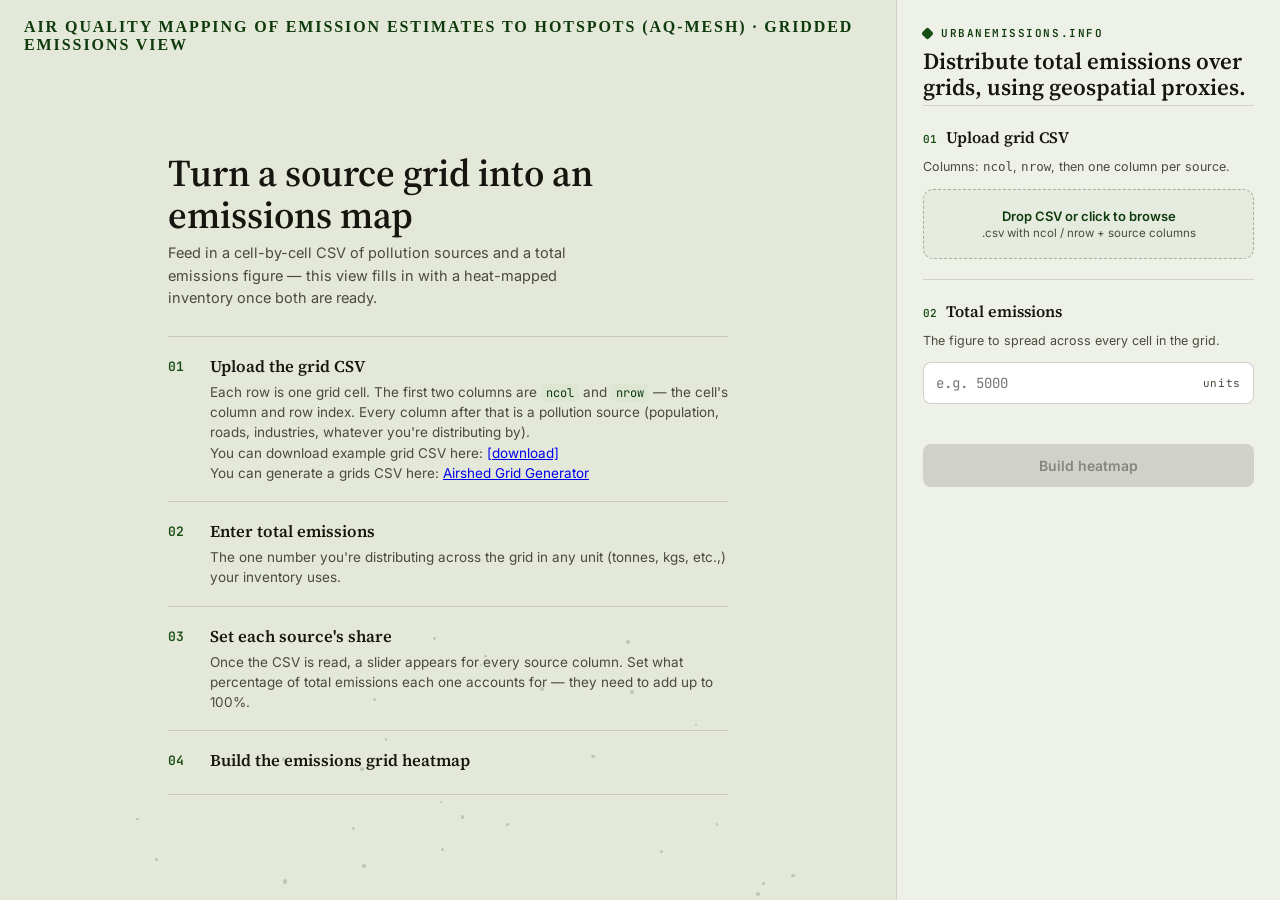
<file: index.html>
<!DOCTYPE html>
<html lang="en">
<head>
  <meta charset="UTF-8">
  <meta name="viewport" content="width=device-width, initial-scale=1.0, maximum-scale=1">
  <title>AQ-MESH: Air Quality Mapping of Emission Estimates to Hotspots</title>
  <link rel="icon" href="https://urbanemissions.info/wp-content/uploads/2016/04/cropped-Big_Grid_512-164D12-32x32.png" type="image/jpeg">
  <link rel="preconnect" href="https://fonts.googleapis.com">
  <link rel="stylesheet" href="style.css"/>
  <link href="https://fonts.googleapis.com/css2?family=Source+Serif+4:opsz,wght@8..60,500;8..60,600;8..60,700&family=Inter:wght@400;500;600;700&family=JetBrains+Mono:wght@400;500;600&display=swap" rel="stylesheet">
</head>
<body>

<div class="app">
  <!-- VISUAL PANEL -->
  <section class="visual">
    <div class="dust" id="dust"></div>
    <div class="visual-top">
      <div class="visual-eyebrow">Air Quality Mapping of Emission Estimates to Hotspots (AQ-MESH) · Gridded Emissions View</div>
    </div>
    <div class="visual-stage" id="stage">
      <div class="instructions" id="instructionsBlock">
        <h1>Turn a source grid into an emissions map</h1>
        <p class="sub">Feed in a cell-by-cell CSV of pollution sources and a total emissions figure — this view fills in with a heat-mapped inventory once both are ready.</p>

        <div class="num-row">
          <div class="num">01</div>
          <div>
            <p class="step-title">Upload the grid CSV</p>
            <p class="step-body">Each row is one grid cell. The first two columns are <code>ncol</code> and <code>nrow</code> — the cell's column and row index. Every column after that is a pollution source (population, roads, industries, whatever you're distributing by).
            <br>You can download example grid CSV here: <a href="./distributions_inputfile.csv">[download]</a>
            <br>You can generate a grids CSV here: <a href="./GridGenerator/index.html" target="_blank">Airshed Grid Generator</a>
          </p>
          </div>
        </div>
        <div class="num-row">
          <div class="num">02</div>
          <div>
            <p class="step-title">Enter total emissions</p>
            <p class="step-body">The one number you're distributing across the grid in any unit (tonnes, kgs, etc.,) your inventory uses.</p>
          </div>
        </div>
        <div class="num-row">
          <div class="num">03</div>
          <div>
            <p class="step-title">Set each source's share</p>
            <p class="step-body">Once the CSV is read, a slider appears for every source column. Set what percentage of total emissions each one accounts for — they need to add up to 100%.</p>
          </div>
        </div>
        <div class="num-row">
          <div class="num">04</div>
          <div>
            <p class="step-title">Build the emissions grid heatmap</p>
          </div>
        </div>
      </div>
    </div>
  </section>

  <!-- CONTROL PANEL -->
  <section class="panel">
    <div class="panel-scroll">
      <div class="brand-row"><div class="brand-mark"></div><div class="brand-name">urbanemissions.info</div></div>
      <h2>Distribute total emissions over grids, using geospatial proxies.</h2>
      <!-- <p class="tagline"> Distribute total emissions over grids, using geospatial proxies. </p> -->

      <div class="section">
        <div class="section-head"><span class="section-num">01</span><span class="section-title">Upload grid CSV</span></div>
        <p class="section-desc">Columns: <code>ncol</code>, <code>nrow</code>, then one column per source.</p>
        <div class="dropzone" id="dropzone">
          <input type="file" id="fileInput" accept=".csv">
          <div class="dz-title">Drop CSV or click to browse</div>
          <div class="dz-sub">.csv with ncol / nrow + source columns</div>
        </div>
        <div id="fileChipHolder"></div>
        <div id="csvError"></div>
      </div>

      <div class="section">
        <div class="section-head"><span class="section-num">02</span><span class="section-title">Total emissions</span></div>
        <p class="section-desc">The figure to spread across every cell in the grid.</p>
        <div class="field">
          <div class="num-input-row">
            <input type="number" id="totalEmissions" placeholder="e.g. 5000" min="0" step="any">
            <span class="unit">units</span>
          </div>
        </div>
      </div>

      <div class="section" id="sourceSection" style="display:none;">
        <div class="section-head"><span class="section-num">03</span><span class="section-title">Distribution Weights</span></div>
        <p class="section-desc">Weightage allocated to each of the geospatial proxies. Needs to sum to 100%.</p>
        <div class="sliders" id="sliders"></div>
        <div class="sum-row" id="sumRow">
          <span id="sumLabel">Sum: 0%</span>
          <button id="balanceBtn" type="button">Distribute evenly</button>
        </div>
      </div>

      <button class="generate-btn" id="generateBtn" disabled>Build heatmap</button>

      <div class="stats" id="stats" style="display:none;"></div>

      <div class="section" id="downloadSection" style="display:none;">
        <div class="section-head"><span class="section-num">04</span><span class="section-title">Export Results</span></div>
        <p class="section-desc">Download the updated CSV file containing the calculated emissions per cell.</p>
        <button class="generate-btn" id="downloadBtn" style="margin-top:0; background:var(--brand-dim);">Download updated CSV</button>
      </div>
      
    </div>
  </section>
</div>

<div class="tooltip" id="tooltip"></div>

<script src="script.js"></script>
</body>
</html>
</file>
<file: style.css>
:root {
  --paper:#EEF1E7;
  --paper-2:#E4E8D9;
  --ink:#181510;
  --ink-soft:#4A4A3E;
  --brand:#164D12;
  --brand-dim:#0E3A0C;
  --brand-tint:#DCE6D3;
  --line: rgba(23,21,18,0.14);
  --canvas-dark:#141311;
  --canvas-dark-2:#1D1A16;
  --warn:#B5401F;
  --ok:#2D6A2A;
  --radius: 10px;
  --stop0: #132b12;
  --stop1: #2e6f28;
  --stop2: #6db33f;
  --stop3: #e5c138;
  --stop4: #e67e22;
  --stop5: #d93829;
}

*{box-sizing:border-box;}
html, body {
  height: 100%;
  overflow: hidden; /* Locks the entire browser window from scrolling */
  margin: 0;
}
body{
  margin:0;
  background:var(--paper);
  color:var(--ink);
  font-family:'Inter',sans-serif;
  -webkit-font-smoothing:antialiased;
}
.app {
  display: flex;
  height: 100vh;
  width: 100%;
  overflow: hidden; /* Contains children strictly within viewport bounds */
}
/* ---------- VISUAL PANEL ---------- */
.visual {
  position: relative;
  flex: 0 0 70%;
  max-width: 70%;
  height: 100vh;
  background: var(--paper-2);
  color: var(--ink);
  display: flex;
  flex-direction: column;
  overflow: hidden; /* Completely prevents any scrolling on the left panel */
}

.visual-top {
  display: flex;
  align-items: center;
  justify-content: space-between;
  padding: 18px 24px 0 24px;
  flex: 0 0 auto;
}

.visual-eyebrow {
  font-family: 'Times New Roman', monospace;
  font-size: 1rem;
  letter-spacing: .12em;
  text-transform: uppercase;
  color: var(--brand-dim);
  font-weight: 600;
}
.visual-stage {
  flex: 1;
  display: flex;
  align-items: center;
  justify-content: center;
  padding: 12px 24px 18px 24px;
  position: relative;
  min-height: 0; /* Prevents flex child from overflowing parent height */
  overflow: hidden;
}
/* ---- instructions state ---- */
.instructions{
  max-width:560px;
  width:100%;
}
.instructions .num-row {
  display: flex;
  gap: 16px;
  align-items: flex-start;
  padding: 18px 0;
  border-top: 1px solid var(--line);
}
.instructions .num-row:last-child {
  border-bottom: 1px solid var(--line);
}
.instructions .num {
  font-family: 'JetBrains Mono', monospace;
  font-size: 13px;
  color: var(--brand);
  padding-top: 3px;
  flex: 0 0 26px;
  font-weight: 600;
}
.instructions h1 {
  font-family: 'Source Serif 4', serif;
  font-weight: 600;
  font-size: clamp(26px, 3.4vw, 38px);
  line-height: 1.1;
  margin: 0 0 6px 0;
  color: var(--ink);
}
.instructions .sub {
  font-size: 14.5px;
  color: var(--ink-soft);
  margin: 0 0 26px 0;
  line-height: 1.55;
  max-width: 46ch;
}
.instructions .step-title {
  font-family: 'Source Serif 4', serif;
  font-size: 16.5px;
  color: var(--ink);
  margin: 0 0 4px 0;
  font-weight: 600;
}
.instructions .step-body {
  font-size: 13.5px;
  color: var(--ink-soft);
  line-height: 1.5;
  margin: 0;
}
.instructions .step-body code {
  font-family: 'JetBrains Mono', monospace;
  background: var(--brand-tint);
  padding: 1px 5px;
  border-radius: 4px;
  color: var(--brand-dim);
  font-size: 12px;
}
.placeholder-note{
  margin-top:24px;
  font-size:12px;
  color:#7C7767;
  font-family:'JetBrains Mono',monospace;
  display:flex;
  align-items:center;
  gap:8px;
}
.placeholder-note .dot{
  width:6px;height:6px;border-radius:50%;background:#E8A33D;flex:0 0 auto;
}
/* ---- dust field decoration (signature ambient motion) ---- */
.dust{position:absolute;inset:0;pointer-events:none;overflow:hidden;}
.dust span{
  position:absolute;
  width:3px;height:3px;
  border-radius:50%;
  background: rgba(22, 77, 18, 0.2);
  animation:drift linear infinite;
}
@keyframes drift{
  0%{ transform:translateY(0) translateX(0); opacity:0; }
  10%{ opacity:.7; }
  90%{ opacity:.5; }
  100%{ transform:translateY(-140px) translateX(12px); opacity:0; }
}
/* ---- heatmap state ---- */
.heatmap-wrap {
  width: 100%;
  height: 100%;
  max-width: 100%;
  display: flex;
  flex-direction: column;
  align-items: center;
  justify-content: center;
  gap: 8px; /* Tighter spacing to maximize grid area */
}
.grid-frame {
  position: relative;
  padding: 14px;
  background: #FFFFFF;
  border: 1px solid var(--line);
  border-radius: 12px;
  box-shadow: 0 4px 20px rgba(23, 21, 18, 0.05);
}
#gridCanvasWrap {
  display: grid;
  line-height: 0;
  border-radius: 4px;
  overflow: hidden;
  gap: 1px;
  background: rgba(23, 21, 18, 0.16); /* Darker gap color for visible cell borders */
}
.cell{
  width:100%;
  height:100%;
  transform:scale(.4);
  opacity:0;
  animation:settle .5s cubic-bezier(.2,.8,.3,1) forwards;
}
@keyframes settle{
  to{ transform:scale(1); opacity:1; }
}
.legend{
  width:100%;
  max-width: 680px; /* Expanded legend to match larger grid presentation */
  flex: 0 0 auto; /* Keep legend at fixed compact height */
}
.legend-bar {
  height: 8px;
  border-radius: 4px;
  background: linear-gradient(90deg, var(--stop0), var(--stop1), var(--stop2), var(--stop3), var(--stop4), var(--stop5));
}
.legend-labels{
  display:flex;
  justify-content:space-between;
  font-family:'JetBrains Mono',monospace;
  margin-top: 4px;
  font-size: 1rem;
  color: var(--ink-soft);
}
.legend-cap{
  text-align:center;
  font-family:'JetBrains Mono',monospace;
  color: var(--ink-soft);
  margin-top: 4px;
  font-size: 1rem;
}
.tooltip{
  position:fixed;
  top:0;
  left:0;      /* add this */
  pointer-events:none;
  background:#0F0E0C;
  border:1px solid rgba(242,239,230,0.16);
  border-radius:8px;
  padding:10px 12px;
  font-family:'JetBrains Mono',monospace;
  font-size:11.5px;
  color:#F2EFE6;
  line-height:1.55;
  z-index:50;
  opacity:0;
  transform:translate(-9999px,-9999px);
  transition:opacity .1s ease;
  min-width:190px;
  box-shadow:0 10px 30px rgba(0,0,0,0.4);
}
.tooltip.show{opacity:1;}
.tooltip .tt-head{
  display:flex;
  justify-content:space-between;
  gap:10px;
  color:#E8A33D;
  margin-bottom:6px;
  font-weight:600;
}
.tooltip .tt-row{
  display:flex;
  justify-content:space-between;
  gap:14px;
  color:#B7B2A2;
}
.tooltip .tt-row b{color:#F2EFE6;font-weight:500;}
.tooltip .tt-bar-track{
  height:3px;width:44px;background:rgba(255,255,255,0.12);border-radius:2px;overflow:hidden;
}
.tooltip .tt-bar-fill{height:100%;background:#E8A33D;}
.tooltip .tt-divider{height:1px;background:rgba(242,239,230,0.12);margin:6px 0 8px 0;}
.tooltip .tt-src-row{display:flex;align-items:baseline;justify-content:space-between;gap:14px;margin-top:7px;}
.tooltip .tt-src-name{color:#F2EFE6;}
.tooltip .tt-src-raw{color:#F2EFE6;font-weight:600;}
.tooltip .tt-src{display:flex;align-items:center;justify-content:space-between;gap:8px;margin-top:3px;}
.tooltip .tt-src-pct{color:#7C7767;font-size:10px;white-space:nowrap;}
.tooltip .tt-bar-track{width:60px;flex:0 0 auto;}

/* ---------- CONTROL PANEL ---------- */
.panel {
  flex: 0 0 30%;
  max-width: 30%;
  min-width: 0;
  height: 100vh; /* Locks panel to exact viewport height */
  background: var(--paper);
  display: flex;
  flex-direction: column;
  border-left: 1px solid var(--line);
  overflow: hidden; /* Prevents outer panel from scrolling */
}
.panel-scroll {
  flex: 1;
  padding: 26px 26px 40px 26px;
  overflow-y: auto; /* Only this inner container will handle scrolling */
}
.brand-row{
  display:flex;
  align-items:center;
  gap:9px;
  margin-bottom:2px;
}
.brand-mark{
  width:9px;height:9px;border-radius:2px;background:var(--brand);flex:0 0 auto;
  transform:rotate(45deg);
}
.brand-name{
  font-family:'JetBrains Mono',monospace;
  font-size:11px;
  letter-spacing:.14em;
  text-transform:uppercase;
  color:var(--brand-dim);
  font-weight:600;
}
.panel h2{
  font-family:'Source Serif 4',serif;
  font-weight:600;
  font-size:23px;
  margin:8px 0 4px 0;
  line-height:1.15;
}
.panel .tagline{
  font-size:13px;
  color:var(--ink-soft);
  margin:0 0 26px 0;
  line-height:1.5;
}
.section{
  border-top:1px solid var(--line);
  padding:20px 0;
}
.section:first-of-type{border-top:1px solid var(--line);}
.section-head{
  display:flex;
  align-items:baseline;
  gap:9px;
  margin-bottom:10px;
}
.section-num{
  font-family:'JetBrains Mono',monospace;
  font-size:11px;
  color:var(--brand);
  font-weight:600;
}
.section-title{
  font-family:'Source Serif 4',serif;
  font-size:16px;
  font-weight:600;
  color:var(--ink);
}
.section-desc{
  font-size:12.5px;
  color:var(--ink-soft);
  margin:0 0 12px 0;
  line-height:1.5;
}
.dropzone{
  border:1.5px dashed rgba(22,77,18,0.35);
  border-radius:var(--radius);
  padding:18px 14px;
  text-align:center;
  cursor:pointer;
  transition:border-color .15s, background .15s;
  background:rgba(22,77,18,0.03);
}
.dropzone:hover, .dropzone.drag{
  border-color:var(--brand);
  background:var(--brand-tint);
}
.dropzone input{display:none;}
.dropzone .dz-title{
  font-size:13px;
  font-weight:600;
  color:var(--brand-dim);
  margin-bottom:2px;
}
.dropzone .dz-sub{
  font-size:11.5px;
  color:var(--ink-soft);
}
.file-chip{
  display:flex;
  align-items:center;
  justify-content:space-between;
  gap:8px;
  background:var(--brand-tint);
  border:1px solid rgba(22,77,18,0.25);
  border-radius:8px;
  padding:9px 12px;
  margin-top:10px;
  font-family:'JetBrains Mono',monospace;
  font-size:11.5px;
  color:var(--brand-dim);
}
.file-chip button{
  background:none;border:none;color:var(--warn);cursor:pointer;font-size:11.5px;
  font-family:'JetBrains Mono',monospace;padding:0;
}
.field{margin-top:4px;}
.field label{
  display:block;
  font-size:12.5px;
  color:var(--ink-soft);
  margin-bottom:6px;
}
.num-input-row{
  display:flex;
  align-items:center;
  border:1px solid rgba(23,21,18,0.2);
  border-radius:8px;
  background:#fff;
  overflow:hidden;
}
.num-input-row input{
  flex:1;
  border:none;
  outline:none;
  padding:11px 12px;
  font-family:'JetBrains Mono',monospace;
  font-size:14px;
  color:var(--ink);
  background:transparent;
  min-width:0;
}
.num-input-row .unit{
  font-family:'JetBrains Mono',monospace;
  font-size:11px;
  color:var(--ink-soft);
  padding-right:12px;
  letter-spacing:.06em;
}
.sliders{display:flex;flex-direction:column;gap:14px;}
.slider-row .slabel{
  display:flex;
  justify-content:space-between;
  font-size:12.5px;
  margin-bottom:6px;
}
.slider-row .slabel .name{color:var(--ink);font-weight:500;text-transform:capitalize;}
.slider-row .slabel .val{font-family:'JetBrains Mono',monospace;color:var(--brand-dim);font-weight:600;}
input[type=range]{
  -webkit-appearance:none;
  width:100%;
  height:5px;
  border-radius:3px;
  background:rgba(23,21,18,0.14);
  outline:none;
}
input[type=range]::-webkit-slider-thumb{
  -webkit-appearance:none;
  width:16px;height:16px;border-radius:50%;
  background:var(--brand);
  border:2px solid #fff;
  box-shadow:0 1px 3px rgba(0,0,0,0.3);
  cursor:pointer;
}
input[type=range]::-moz-range-thumb{
  width:16px;height:16px;border-radius:50%;
  background:var(--brand);border:2px solid #fff;cursor:pointer;
}
.sum-row{
  display:flex;
  align-items:center;
  justify-content:space-between;
  margin-top:16px;
  padding:10px 12px;
  border-radius:8px;
  font-size:12.5px;
  font-family:'JetBrains Mono',monospace;
  background:var(--brand-tint);
  color:var(--brand-dim);
}
.sum-row.warn{
  background:#F6E3DC;
  color:var(--warn);
}
.sum-row button{
  background:none;
  border:1px solid currentColor;
  border-radius:6px;
  font-family:'JetBrains Mono',monospace;
  font-size:10.5px;
  padding:4px 8px;
  cursor:pointer;
  color:inherit;
}
.generate-btn{
  width:100%;
  margin-top:20px;
  padding:13px 16px;
  background:var(--brand);
  color:#F2EFE6;
  border:none;
  border-radius:8px;
  font-family:'Inter',sans-serif;
  font-weight:600;
  font-size:14px;
  cursor:pointer;
  transition:background .15s, transform .1s;
}
.generate-btn:hover:not(:disabled){background:var(--brand-dim);}
.generate-btn:active:not(:disabled){transform:scale(.99);}
.generate-btn:disabled{
  background:rgba(23,21,18,0.14);
  color:rgba(23,21,18,0.4);
  cursor:not-allowed;
}
.stats{
  margin-top:22px;
  display:grid;
  grid-template-columns:1fr 1fr;
  gap:10px;
}
.stat{
  background:#fff;
  border:1px solid var(--line);
  border-radius:8px;
  padding:10px 12px;
}
.stat .k{
  font-size:10.5px;
  color:var(--ink-soft);
  text-transform:uppercase;
  letter-spacing:.06em;
  margin-bottom:3px;
}
.stat .v{
  font-family:'JetBrains Mono',monospace;
  font-size:14px;
  color:var(--ink);
  font-weight:600;
}
.error-msg{
  margin-top:10px;
  font-size:12px;
  color:var(--warn);
  background:#F6E3DC;
  border-radius:6px;
  padding:8px 10px;
}

/* ---------- AXIS LABEL CLASSES ---------- */
.axis-y {
  display: flex;
  flex-direction: column;
  justify-content: space-between;
  align-items: flex-end;
  color: var(--ink-soft);
  font-size: 12px;
  padding-right: 4px;
}

.axis-x {
  display: flex;
  justify-content: space-between;
  color: var(--ink-soft);
  font-size: 12px;
  padding-top: 4px;
  grid-column: 2;
}

@media (max-width: 900px) {
  html, body {
    height: auto;
    overflow: auto;
  }

  .app {
    flex-direction: column;
    height: auto;
    overflow: visible;
  }

  .visual {
    flex: 0 0 auto;
    max-width: 100%;
    width: 100%;
    height: 50vh;
    min-height: 340px;
    overflow-y: auto; /* fallback: scroll rather than clip legend/axis if content is tall */
    overflow-x: hidden;
  }

  .visual-stage {
    padding: 8px 12px 16px 12px; /* Tighter padding, extra bottom room for legend */
    overflow: visible;
  }

  .heatmap-wrap {
    gap: 4px; /* Minimize gap between grid and legend */
  }

  .axis-y, .axis-x {
    font-size: 9.5px; /* Scale down axis numbers and tags on mobile */
  }

  .legend {
    width: 100%;
    max-width: 100%;
    padding: 0 4px;
  }

  .legend-bar {
    height: 6px;
  }

  .legend-labels, .legend-cap {
    font-size: 10px;
    margin-top: 3px;
  }

  .legend-cap {
    padding-bottom: 6px;
  }

  .panel {
    flex: 0 0 auto;
    max-width: 100%;
    width: 100%;
    height: auto;
    border-left: none;
    border-top: 1px solid var(--line);
    overflow: visible;
  }

  .panel-scroll {
    overflow-y: visible;
    padding: 20px;
  }

  .instructions h1 {
    font-size: 22px;
  }
}
</file>
